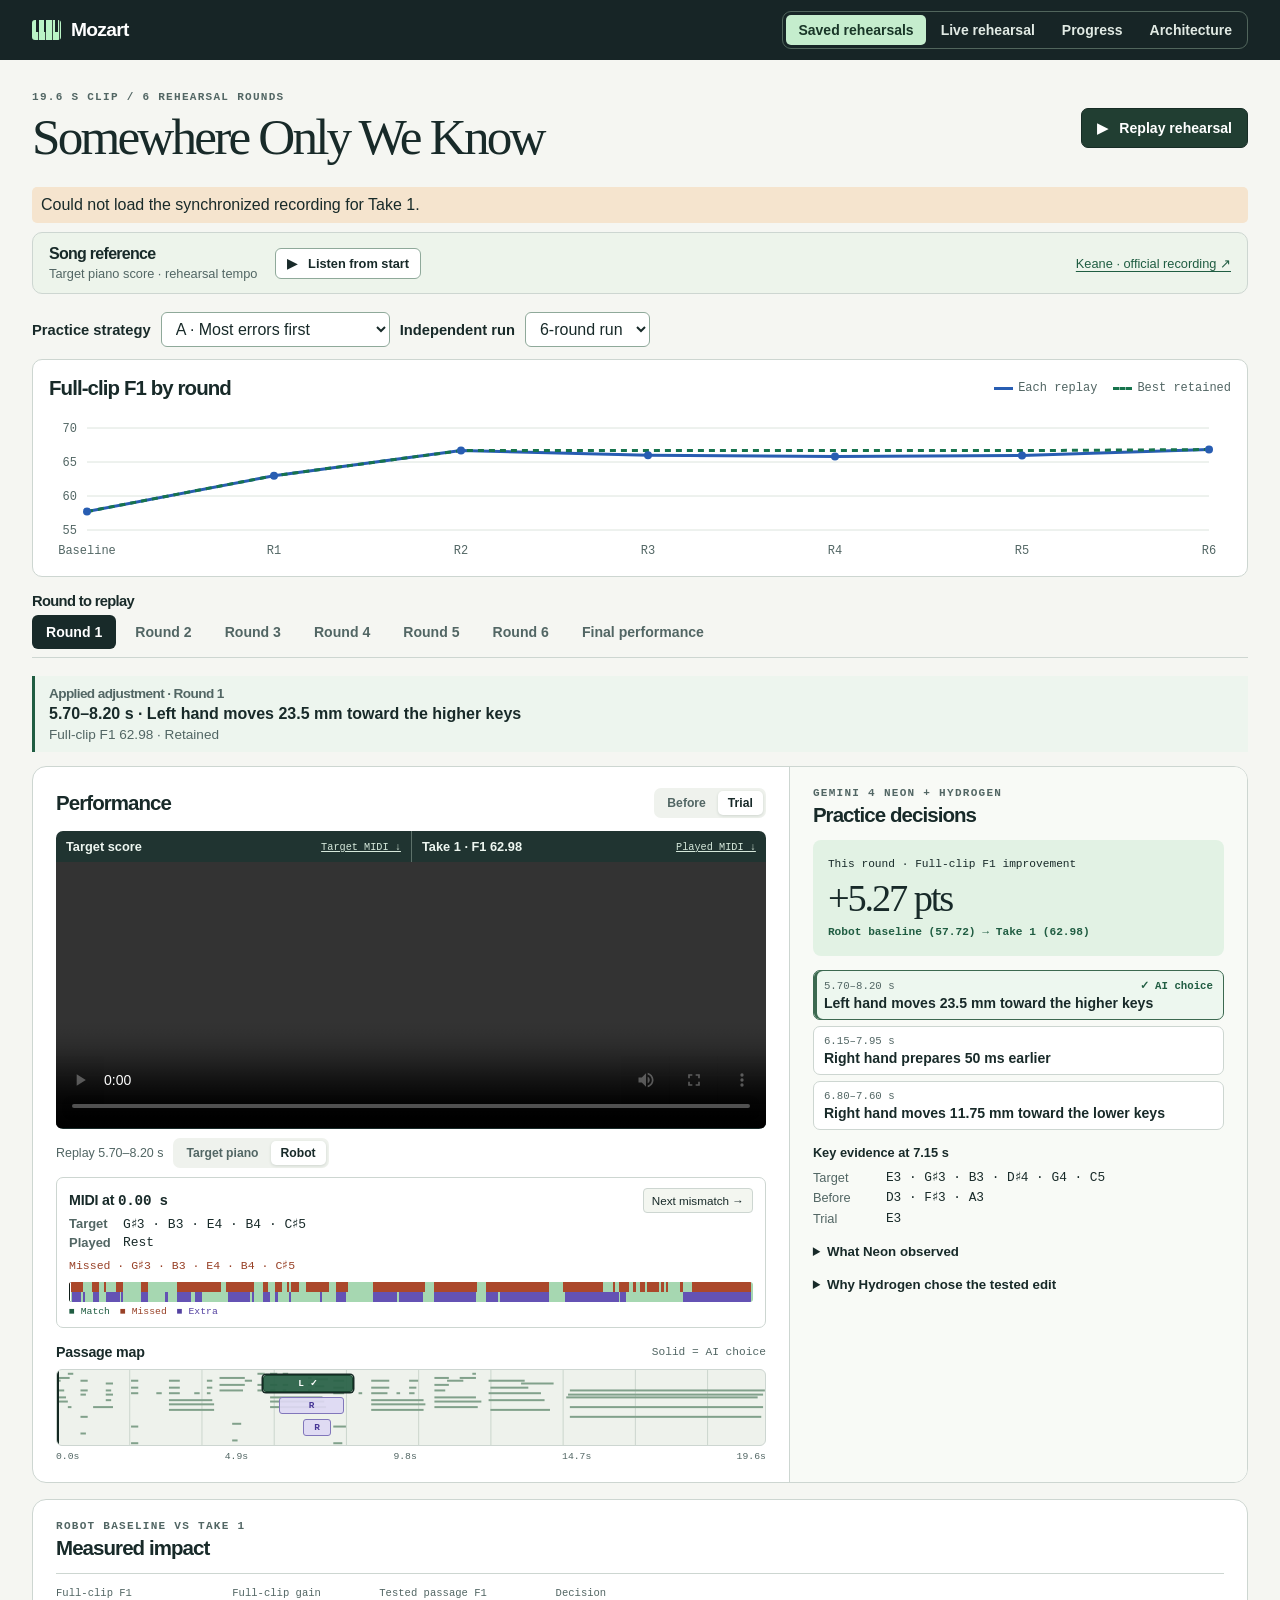
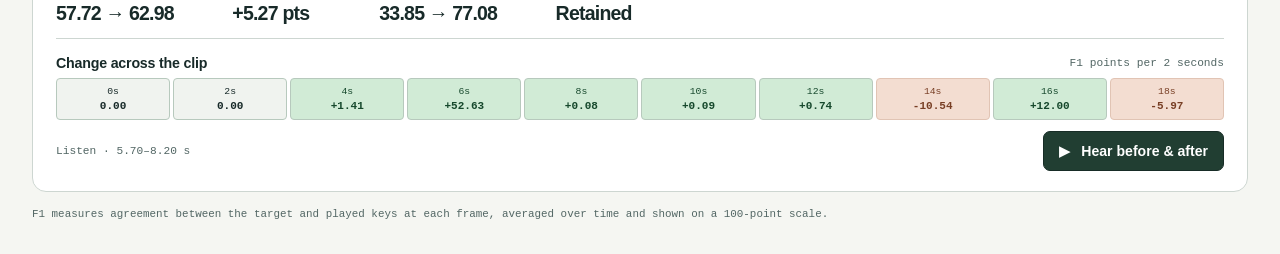
<file: demo/index.html>
<!doctype html>
<html lang="en">
<head>
  <meta charset="utf-8">
  <meta name="viewport" content="width=device-width, initial-scale=1">
  <meta name="theme-color" content="#172526">
  <title>Rehearsal studio · Mozart</title>
  <link rel="stylesheet" href="studio.css">
  <link rel="stylesheet" href="navigation.css">
  <link rel="stylesheet" href="studio-strategies.css">
  <script src="recording/session.js" defer></script>
  <script src="recording/strategies/sessions.js" defer></script>
  <script src="hand-motion.js" defer></script>
  <script src="replay-chart.js" defer></script>
  <script src="studio.js" defer></script>
</head>
<body>
<header class="mast"><div class="wrap mast-inner mozart-header">
  <a class="brand" href="index.html" aria-label="Mozart rehearsal"><i class="brand-keys" aria-hidden="true"></i>Mozart</a>
  <nav class="page-switch" aria-label="Mozart pages"><a href="index.html" aria-current="page">Saved rehearsals</a><a href="live.html">Live rehearsal</a><a href="progress.html">Progress</a><a href="architecture.html">Architecture</a></nav>
</div></header>
<main class="wrap">
  <div class="hero">
    <div><div class="kicker" id="subtitle">Performance review</div><h1 id="title">Rehearsal studio</h1></div>
    <button type="button" class="primary" id="guide">▶ &nbsp; Replay rehearsal</button>
  </div>
  <p class="notice" role="status" id="notice" hidden></p>
  <section class="song-reference" id="songReference" aria-label="Song reference" hidden>
    <div><h2>Song reference</h2><p>Target piano score · rehearsal tempo</p></div>
    <button type="button" id="playScore">▶ &nbsp; Listen from start</button>
    <a id="officialSong" target="_blank" rel="noopener noreferrer" hidden>Keane · official recording ↗</a>
  </section>
  <div class="strategy-picker">
    <label for="strategy">Practice strategy</label>
    <select id="strategy">
      <option value="most_errors">A · Most errors first</option>
      <option value="gemini_windows">B · Gemini selects</option>
      <option value="switch_on_stall">C · Switch after a stall</option>
      <option value="gemini_three">D · Gemini selects three</option>
      <option value="gemini_adaptive">E · Gemini adaptive</option>
      <option value="recorded">Original three-round demo</option>
    </select>
    <label for="trainingGroup">Independent run</label>
    <select id="trainingGroup"></select>
  </div>
  <section id="replayChart" class="f1-chart" hidden aria-labelledby="replayChartHeading">
    <div class="chart-head"><h2 id="replayChartHeading">Full-clip F1 by round</h2>
      <div class="replay-legend"><span>Each replay</span><span>Best retained</span></div>
    </div>
    <svg role="img" aria-label="Full-clip F1 by round"></svg>
    <a id="newRounds" hidden></a>
  </section>
  <h2 class="replay-heading">Round to replay</h2>
  <nav id="rounds" aria-label="Rehearsal rounds"></nav>
  <section id="roundEdits" class="round-edits" aria-labelledby="editHeading" hidden>
    <h2 id="editHeading"></h2>
    <ul id="appliedEdits"></ul>
    <p id="editTactic" hidden></p>
  </section>
  <section class="round-status" id="roundStatus" hidden>
    <h2 id="statusTitle"></h2><p id="roundUpdate" role="status"></p>
    <video id="recentTake" controls playsinline hidden></video>
    <a href="progress.html">View strategy progress</a>
  </section>
  <section class="console">
    <div class="media-col">
      <div class="panel-head"><h2>Performance</h2><div id="versions" class="switch" aria-label="Recording version"></div></div>
      <div class="screen-labels"><div>Target score <a href="recording/score.mid" download>Target MIDI ↓</a></div><div><span id="takeLabel"></span> <a id="takeMidi" download>Played MIDI ↓</a></div></div>
      <div id="stage"></div>
      <div class="listen-row"><span>Replay <span id="listenRange"></span></span><div id="sound" class="switch" aria-label="Replay passage by audio source"></div></div>
      <section class="midi-inspect" aria-label="Aligned MIDI comparison">
        <div class="midi-heading"><h3>MIDI at <span id="frameTime"></span></h3><button type="button" id="nextError">Next mismatch →</button></div>
        <div class="midi-line"><b>Target</b><span id="targetNotes"></span></div>
        <div class="midi-line"><b>Played</b><span id="playedNotes"></span></div>
        <div id="errorNotes"></div>
        <div class="error-track" id="errorTrack"><canvas id="errorCanvas" aria-hidden="true"></canvas><i id="errorCursor"></i><input id="scrub" type="range" min="0" step="1" aria-label="Seek by MIDI frame"></div>
        <div class="error-key"><span>■ Match</span><span>■ Missed</span><span>■ Extra</span></div>
      </section>
      <div class="map-head"><h3>Passage map</h3><span class="map-key" id="mapKey"></span></div>
      <div class="map" id="map"><canvas aria-hidden="true" id="roll"></canvas><div id="markers"></div><div id="playhead"></div></div>
      <div id="ruler" aria-hidden="true"></div>
    </div>
    <aside class="decisions">
      <div class="kicker" id="panelKicker"></div><h2 id="panelTitle"></h2>
      <div id="ideas"></div>
      <div id="detail"></div>
    </aside>
  </section>
  <section class="impact">
    <div class="impact-head"><div class="kicker" id="impactLabel"></div><h2>Measured impact</h2></div>
    <div class="metrics" id="metrics"></div>
    <div class="bins-head"><h3>Change across the clip</h3><span>F1 points per 2 seconds</span></div>
    <div id="windows"></div>
    <div class="compare-row"><span id="selection"></span><button type="button" class="primary" id="compare">▶ &nbsp; Hear before &amp; after</button></div>
    <details id="benchmark"><summary>Compare rehearsal strategies</summary><div id="strategies"></div></details>
  </section>
  <p class="foot">F1 measures agreement between the target and played keys at each frame, averaged over time and shown on a 100-point scale.</p>
</main>
</body>
</html>
</file>
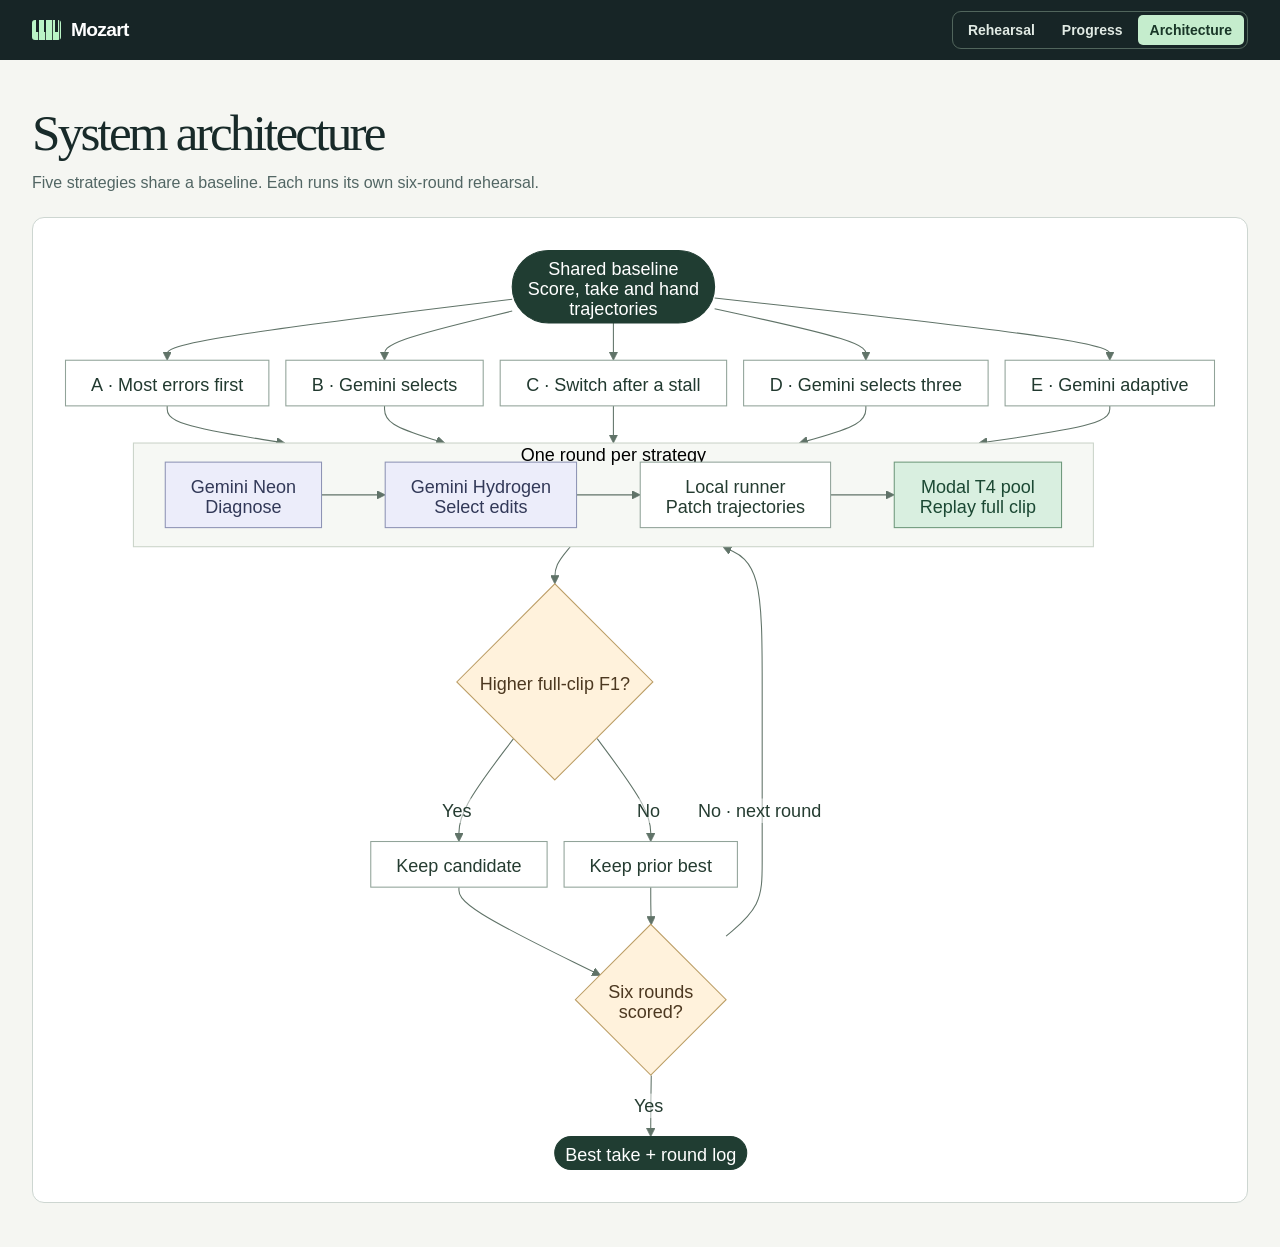
<file: demo/architecture.html>
<!doctype html>
<html lang="en">
<head>
  <meta charset="utf-8">
  <meta name="viewport" content="width=device-width, initial-scale=1">
  <meta name="theme-color" content="#172526">
  <title>System architecture · Mozart</title>
  <link rel="stylesheet" href="studio.css">
  <link rel="stylesheet" href="architecture.css">
  <link rel="stylesheet" href="navigation.css">
</head>
<body>
<header class="mast"><div class="wrap mast-inner mozart-header">
  <a class="brand" href="index.html" aria-label="Mozart rehearsal"><i class="brand-keys" aria-hidden="true"></i>Mozart</a>
  <nav class="page-switch" aria-label="Mozart pages"><a href="index.html">Rehearsal</a><a href="progress.html">Progress</a><a href="architecture.html" aria-current="page">Architecture</a></nav>
</div></header>
<main class="wrap architecture">
  <h1>System architecture</h1>
  <figure class="flowchart">
    <figcaption>Five strategies share a baseline. Each runs its own six-round rehearsal.</figcaption>
    <div class="flow-scroll" tabindex="0" role="region" aria-label="Scrollable Mozart system flowchart">
      <img src="architecture.svg" alt="One baseline feeds five strategies. Within each branch, Neon diagnoses the performance, Hydrogen selects changes, and the local runner edits the hand trajectories. Parallel Modal T4 workers replay the clip. A higher full-clip F1 retains the new take. Each strategy repeats from its best take until all six rounds are scored.">
    </div>
  </figure>
</main>
</body>
</html>
</file>
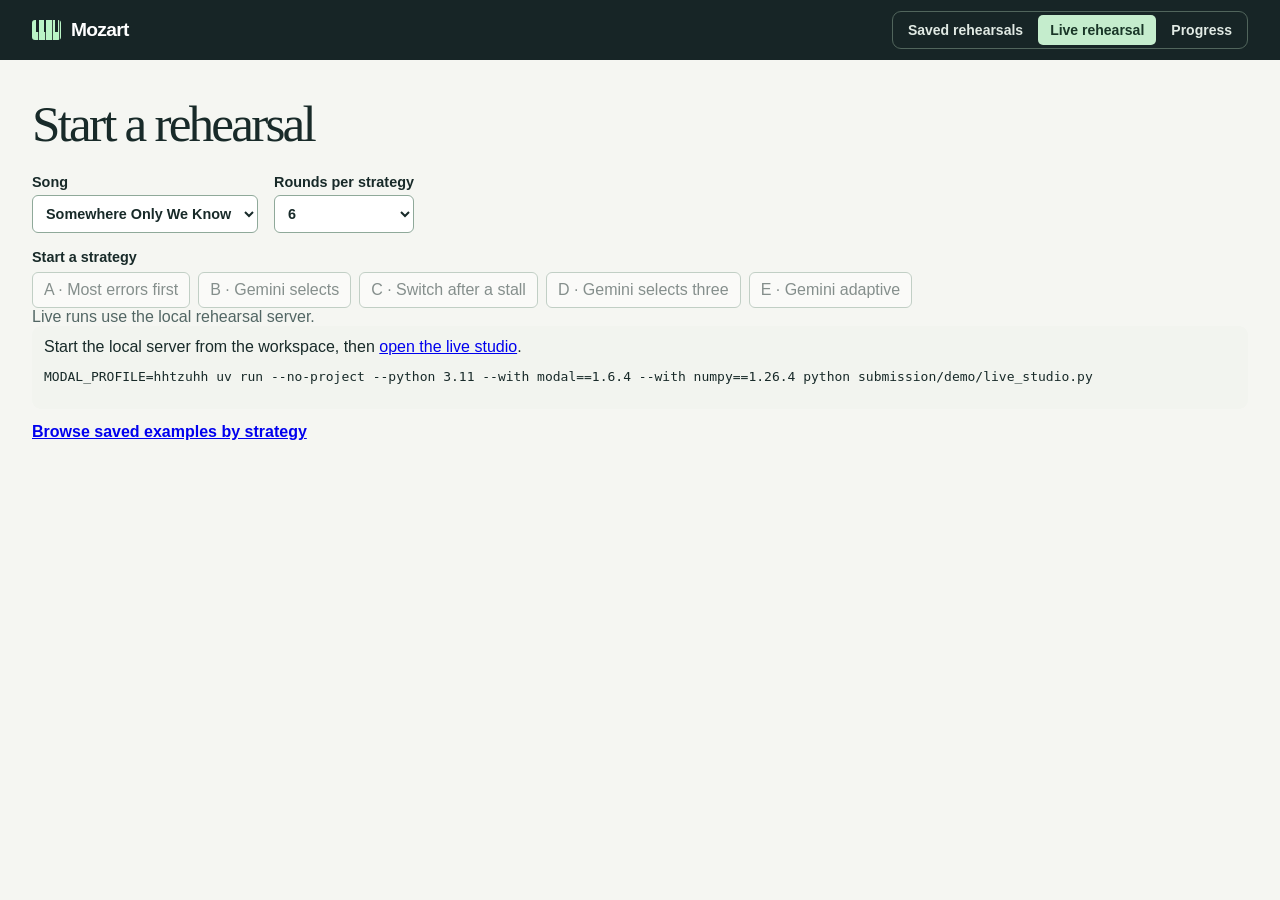
<file: demo/live.html>
<!doctype html>
<html lang="en">
<head>
  <meta charset="utf-8"><meta name="viewport" content="width=device-width,initial-scale=1">
  <title>Live rehearsal · Mozart</title>
  <link rel="stylesheet" href="studio.css"><link rel="stylesheet" href="navigation.css"><link rel="stylesheet" href="live.css"><link rel="stylesheet" href="studio-strategies.css">
  <script src="hand-motion.js" defer></script>
  <script src="replay-chart.js" defer></script>
  <script src="live.js" defer></script>
</head>
<body>
<header class="mast"><div class="wrap mast-inner mozart-header">
  <a class="brand" href="index.html"><i class="brand-keys" aria-hidden="true"></i>Mozart</a>
  <nav class="page-switch" aria-label="Mozart pages"><a href="index.html">Saved rehearsals</a><a href="live.html" aria-current="page">Live rehearsal</a><a href="progress.html">Progress</a></nav>
</div></header>
<main class="wrap live-page">
  <h1 id="pageTitle">Start a rehearsal</h1>
  <form id="launch" class="live-form">
    <label>Song<select id="song"><option value="SomewhereOnlyWeKnow_8">Somewhere Only We Know</option></select></label>
    <label>Rounds per strategy<select id="budget"><option>1</option><option>2</option><option>3</option><option>4</option><option>5</option><option selected>6</option></select></label>
    <fieldset class="strategy-buttons"><legend>Start a strategy</legend>
      <button type="submit" name="strategy" value="most_errors" disabled>A · Most errors first</button>
      <button type="submit" name="strategy" value="gemini_windows" disabled>B · Gemini selects</button>
      <button type="submit" name="strategy" value="switch_on_stall" disabled>C · Switch after a stall</button>
      <button type="submit" name="strategy" value="gemini_three" disabled>D · Gemini selects three</button>
      <button type="submit" name="strategy" value="gemini_adaptive" disabled>E · Gemini adaptive</button>
    </fieldset>
  </form>
  <p role="status" id="connection">Connecting to the local rehearsal engine…</p>
  <section id="setup" hidden>
    <p>Start the local server from the workspace, then <a href="http://127.0.0.1:8794/live.html">open the live studio</a>.</p>
    <pre><code>MODAL_PROFILE=hhtzuhh uv run --no-project --python 3.11 --with modal==1.6.4 --with numpy==1.26.4 python submission/demo/live_studio.py</code></pre>
  </section>
  <section id="activity" class="live-activity" aria-labelledby="activityTitle" hidden>
    <h2 id="activityTitle">Modal activity</h2>
    <div class="activity-table"><table>
      <thead><tr><th scope="col">Strategy</th><th scope="col">Scored</th><th scope="col">Current step</th><th scope="col">Modal</th></tr></thead>
      <tbody id="activityRows"></tbody>
    </table></div>
  </section>
  <section id="history" hidden>
    <label class="run-picker">My rehearsal history<select id="runs"></select></label>
    <a class="personal-link primary" id="personal" hidden>Replay my rehearsal</a>
    <article class="live-result">
      <h2 id="name"></h2><p id="phase" role="status"></p><progress id="bar"></progress><p id="counts"></p>
  <section id="replayChart" class="f1-chart" hidden aria-labelledby="replayChartHeading">
    <div class="chart-head"><h2 id="replayChartHeading">Full-clip F1 by round</h2>
      <div class="replay-legend"><span>Each replay</span><span>Best retained</span></div>
    </div>
    <svg role="img" aria-label="Full-clip F1 by round"></svg>
  </section>
      <p id="tactic"></p><p id="edits"></p><a id="call" hidden target="_blank" rel="noopener">View GPU call ↗</a>
      <ol id="trials"></ol>
    </article>
  </section>
  <a class="sample-link" href="index.html">Browse saved examples by strategy</a>
</main>
</body></html>
</file>
<file: demo/studio.css>
:root{color-scheme:light;--ink:#182a29;--muted:#526664;--paper:#f5f6f2;--line:#cdd6d1;--mint:#baf4c6;--green:#205d42;--indigo:#4f45a8;--mono:"IBM Plex Mono",ui-monospace,Menlo,monospace;font-family:"Inter",-apple-system,BlinkMacSystemFont,"Segoe UI",sans-serif}
*{box-sizing:border-box}
body{margin:0;color:var(--ink);background:var(--paper)}
button,summary{font:inherit;cursor:pointer}
button{color:inherit}
button:focus-visible,summary:focus-visible,video:focus-visible{outline:3px solid #897de2;outline-offset:3px}
[hidden]{display:none!important}
.wrap{width:min(1248px,calc(100% - 64px));margin:auto}
.mast{background:#172526;color:#d9e6df;font-size:.83rem}
.mast-inner,.brand,.recorded,.hero,.panel-head,.map-head,.bins-head,.compare-row{display:flex;align-items:center}
.mast-inner{height:56px;gap:18px}
.brand{color:white;gap:10px;font-size:1.06rem;font-weight:680;letter-spacing:-.035em}
.brand-keys{display:inline-block;width:29px;height:20px;border-radius:3px;background:linear-gradient(90deg,transparent 15%,#172526 15% 25%,transparent 25% 40%,#172526 40% 50%,transparent 50% 80%,#172526 80% 90%,transparent 90%) top/100% 61% no-repeat,repeating-linear-gradient(90deg,#baf4c6 0 6px,#384a42 6px 7px)}
.mast-divider{height:18px;width:1px;background:#4c5c5c}
.recorded{gap:8px;margin-left:auto;color:#c1d1c8}
.recorded i{border:1.5px solid #c0d2c7;border-radius:50%;width:8px;height:8px}
.hero,.panel-head,.map-head,.bins-head,.compare-row{justify-content:space-between;gap:12px}
.hero{padding:31px 0 22px}
.kicker,.onstage,.map-key,.foot,.bins-head span,#selection,.metric small,.stamp,.recorded,#ruler{font-family:var(--mono)}
.kicker{font-size:.69rem;letter-spacing:.115em;text-transform:uppercase;font-weight:650;color:var(--muted)}
h1,h2,h3,p{margin:0}
h1{font-family:"Instrument Serif",Georgia,serif;font-weight:400;font-size:clamp(2.1rem,4vw,3.85rem);letter-spacing:-.055em;line-height:1.12;margin-top:5px}
h2{font-size:1.28rem;letter-spacing:-.045em}
h3{font-size:.89rem;letter-spacing:-.015em}
.primary{border:1px solid #172c26;background:#213e32;color:#fff;border-radius:7px;padding:11px 15px;font-size:.88rem;font-weight:600;white-space:nowrap}
.primary:hover{background:#305b46}
#rounds{display:flex;gap:5px;overflow:auto;border-bottom:1px solid var(--line);margin-bottom:18px;padding:0 0 8px}
.tab{background:transparent;border:0;border-radius:6px;padding:9px 14px;font-weight:590;white-space:nowrap;color:var(--muted);font-size:.88rem}
.tab[aria-pressed=true]{background:var(--ink);color:white}
.tab:hover:not([aria-pressed=true]),.switch button:hover{background:#e2e9e2}
.console,.impact{border:1px solid var(--line);background:#fff;border-radius:14px;overflow:hidden}
.console{display:grid;grid-template-columns:minmax(0,1.65fr) minmax(295px,1fr)}
.media-col,.decisions,.impact{padding:20px 23px}
.panel-head{margin-bottom:12px;min-height:32px}
.switch{display:flex;border-radius:7px;background:#eff2ed;padding:3px;gap:2px}
.switch button{background:none;border:0;padding:5px 10px;border-radius:5px;font-size:.76rem;font-weight:600;color:var(--muted)}
.switch button[aria-pressed=true]{background:#fff;color:var(--ink);box-shadow:0 1px 3px #20392d27}
#stage{aspect-ratio:2.12;position:relative;overflow:hidden;isolation:isolate;background:#202320;border-radius:8px}
video{width:100%;height:100%;object-fit:contain;display:block}
.onstage{position:absolute;z-index:1;top:10px;left:10px;color:white;background:#111d1ce5;border:1px solid #63726e;border-radius:4px;font-size:.65rem;padding:4px 7px;pointer-events:none}
.map-head{margin:16px 0 9px}
.map-key,.bins-head span,#selection{font-size:.7rem;color:var(--muted)}
.map{height:77px;position:relative;isolation:isolate;background:#eef2ec;border:1px solid var(--line);border-radius:6px;overflow:hidden}
#roll,#markers{position:absolute;width:100%;height:100%;inset:0}
#markers{pointer-events:none}
.mark{position:absolute;pointer-events:auto;height:17px;min-width:7px;padding:0;border:1px solid #8177bb;background:#ded9f4e8;color:#473796;font:600 .59rem var(--mono);border-radius:3px}
.mark.chosen{background:#2b6349f0;border-color:#19452f;color:#fff}
.mark.focused{box-shadow:0 0 0 1.5px #162a25}
#playhead{position:absolute;top:0;bottom:0;width:2px;background:#142822;pointer-events:none}
#ruler{display:flex;justify-content:space-between;color:var(--muted);font-size:.61rem;margin-top:5px}
.decisions{border-left:1px solid var(--line);background:#f8faf6}
.decisions h2{margin:4px 0 13px}
#ideas{display:grid;gap:6px}
.idea{width:100%;text-align:left;background:white;border:1px solid var(--line);border-radius:7px;padding:8px 10px;display:grid;gap:3px}
.idea[aria-pressed=true]{border-color:#3c6950;box-shadow:inset 3px 0 #3c6950;background:#edf7ef}
.idea:hover{border-color:#576d62}
.idea strong{font-size:.88rem}
.stamp{display:flex;justify-content:space-between;align-items:center;gap:8px;font-size:.67rem;color:var(--muted)}
.chip{color:var(--green);font-weight:650}
#detail{margin-top:14px;font-size:.8rem;line-height:1.45}
.notes{display:grid;grid-template-columns:65px 1fr;gap:2px 8px;margin:6px 0}
.notes dt{color:var(--muted)} .notes dd{margin:0;font-family:var(--mono)}
details{font-size:.83rem}
summary{font-weight:600;padding:7px 0}
details p{margin:4px 0 8px;color:#384b45;line-height:1.52}
.impact{margin-top:16px}
.impact h2{margin:4px 0 13px}
.metrics{display:flex;flex-wrap:wrap;border-block:1px solid var(--line);padding:13px 0;gap:18px 5%}
.metric{display:grid;gap:3px}
.metric small{font-size:.66rem;color:var(--muted)}
.metric b{font-size:1.22rem;font-variant-numeric:tabular-nums;letter-spacing:-.04em}
.bins-head{margin:16px 0 7px}
#windows{display:flex;gap:3px}
.bin{flex:1;min-width:0;border:1px solid #b7c9bd;border-radius:4px;background:#f0f3ef;font:600 .69rem var(--mono);padding:7px 0}
.bin.positive{background:#d1ebd6;color:#16482c}
.bin.negative{background:#f3ddd1;color:#783f25;border-color:#e1c4b4}
.bin[aria-pressed=true]{outline:2px solid var(--ink);outline-offset:-2px}
.compare-row{margin-top:11px}
#benchmark{border-top:1px solid var(--line);margin-top:15px;padding-top:4px}
#strategies p{margin:5px 0}
.scope{font-size:.88rem;color:var(--muted);line-height:1.5}
.foot{font-size:.68rem;color:var(--muted);line-height:1.5;margin:14px 0 30px}
.notice{background:#f5e4ce;padding:9px;margin:0 0 9px;border-radius:5px}
@media(max-width:850px){.wrap{width:calc(100% - 32px)}.console{grid-template-columns:minmax(0,1.2fr) minmax(245px,1fr)}.media-col,.decisions,.impact{padding:15px}#stage{aspect-ratio:1.52}}
@media(max-width:670px){.wrap{width:calc(100% - 24px)}.hero{align-items:flex-start;flex-direction:column;padding:21px 0 15px}.mast-inner{gap:9px}.mast-divider,.mast-divider+span{display:none}.recorded{font-size:.68rem}.console{display:block}.decisions{border-left:0;border-top:1px solid var(--line)}#stage{aspect-ratio:1.62}.tab{padding:8px 10px}.bin{font-size:.59rem}.bins-head{align-items:flex-start;flex-direction:column;gap:3px}.compare-row{flex-wrap:wrap}.metrics{gap:15px 22px}}

.final-score{display:grid;gap:6px;padding:18px 15px;background:#e2f2e4;border-radius:8px;margin-bottom:8px}
.final-score strong{font:500 clamp(1.7rem,3vw,2.6rem) Georgia,serif;letter-spacing:-.055em}
.final-score span,.final-score b,.bin small{font-family:var(--mono);font-size:.7rem}
.final-score b{color:var(--green)}
.final-score[data-direction=down]{background:#f3ddd1}
.final-score[data-direction=down] b{color:#783f25}
.final-score[data-direction=flat]{background:#eff2ed}
.bin small{display:block;font-weight:400;font-size:.61rem;margin-bottom:3px}

.song-reference{display:flex;align-items:center;gap:18px;flex-wrap:wrap;margin:0 0 18px;padding:12px 16px;border:1px solid var(--line);border-radius:10px;background:#edf4eb}
.song-reference h2{font-size:1rem}
.song-reference p,.song-reference a{font-size:.8rem;color:var(--muted)}
.song-reference p{margin-top:3px}
.song-reference button{border:1px solid #8fa99a;border-radius:6px;background:#fff;padding:7px 11px;font-size:.8rem;font-weight:600}
.song-reference a{margin-left:auto;color:var(--green);text-underline-offset:3px}
#scoreTitle{position:absolute;inset:0;display:grid;place-items:center;color:var(--mint);font:400 clamp(1.5rem,3vw,2.75rem) Georgia,serif}
#stage audio{position:absolute;bottom:12px;left:4%;width:92%}
@media(max-width:670px){.song-reference{gap:9px 14px}.song-reference a{margin-left:0}.panel-head{flex-wrap:wrap}}

#stage{aspect-ratio:8/3;border-radius:0 0 7px 7px;background:#192b2a}
.screen-labels{display:grid;grid-template-columns:1fr 1fr;background:#203431;color:#edf6f0;border-radius:7px 7px 0 0}
.screen-labels>div{display:flex;align-items:center;justify-content:space-between;gap:6px;padding:8px 10px;font-size:.8rem;font-weight:600}
.screen-labels>div+div{border-left:1px solid #5d716a}
.screen-labels a{font-size:.64rem;color:#d5e8db;font-family:var(--mono);font-weight:400}
.listen-row,.midi-heading,.error-key,#errorNotes{display:flex;align-items:center;gap:10px}
.listen-row{margin:9px 0;color:var(--muted);font-size:.78rem}
.midi-inspect{border:1px solid var(--line);border-radius:7px;padding:10px 12px}
.midi-heading{justify-content:space-between}
#frameTime,.midi-line span,#errorNotes{font-family:var(--mono);font-variant-numeric:tabular-nums}
#nextError{font-size:.73rem;background:#f3f6f0;border:1px solid var(--line);border-radius:4px;padding:5px 8px}
.midi-line{display:flex;gap:8px;margin:3px 0;font-size:.81rem}
.midi-line b{min-width:46px;color:var(--muted)}
#errorNotes{min-height:25px;flex-wrap:wrap;font-size:.72rem}
.missed,.error-key span:nth-child(2){color:#984127}
.extra,.error-key span:nth-child(3){color:#5442a1}
.error-track{height:20px;position:relative;margin-top:4px;overflow:hidden;border-radius:3px}
.error-track canvas,.error-track input{position:absolute;inset:0;width:100%;height:100%}
.error-track input{opacity:0;margin:0;cursor:crosshair}
.error-track:focus-within{outline:2px solid var(--ink)}
.error-track canvas{image-rendering:pixelated}
#errorCursor{position:absolute;top:0;bottom:0;width:2px;background:#101d19;border-right:1px solid #fff;pointer-events:none}
.error-key{font:400 .61rem var(--mono);color:var(--green);margin-top:4px}
@media(max-width:520px){.screen-labels>div{align-items:flex-start;flex-direction:column}}

.studio-link{margin-left:auto;color:#d7f2df;font-size:.8rem;text-underline-offset:3px}
.score-count{text-align:right;display:grid;gap:3px}
.score-count strong{font:500 2rem var(--mono)}
.score-count span,.arm-meta,#freshness{color:var(--muted);font:400 .78rem var(--mono)}
#freshness{margin-bottom:20px}
#matrix .panel-head{justify-content:flex-start;flex-wrap:wrap}
#arms{display:grid;grid-template-columns:repeat(auto-fit,minmax(min(100%,238px),1fr));gap:12px;margin-bottom:24px}
.strategy-arm{padding:16px;border:1px solid var(--line);border-radius:10px;background:white}
.strategy-arm h2{margin-bottom:6px}
.arm-phase{margin:13px 0;padding:9px;background:#edf3ec;border-radius:5px;min-height:48px;font-size:.87rem}
.strategy-arm strong,.strategy-arm small{display:block}
.strategy-arm strong{font:500 1.8rem Georgia,serif}
.strategy-arm ol{padding:0;list-style:none;margin:12px 0 0}
.strategy-arm li{padding:6px 0;border-top:1px solid var(--line);font-size:.75rem}
.strategy-arm .round-edit{margin:5px 0;line-height:1.45}
.strategy-arm a{color:var(--green)}

.f1-chart{background:#fff;border:1px solid var(--line);border-radius:10px;padding:16px;margin:0 0 14px}
.chart-head,#legend{display:flex;align-items:center;gap:8px;flex-wrap:wrap}
.chart-head{justify-content:space-between}
#legend{gap:6px 10px;margin:14px 0 5px;font-size:.82rem}
#legend label{display:inline-flex;align-items:center;gap:5px;border:1px solid var(--line);border-radius:6px;padding:6px 8px;cursor:pointer}
#legend input{margin:0 2px 0 0;width:15px;height:15px;accent-color:var(--series)}
#legend label:has(input:not(:checked)){color:var(--muted);background:#f5f6f5}
#legend label:focus-within{outline:2px solid var(--series);outline-offset:1px}
#f1Plot{display:block;width:100%;height:262px}
#f1Plot text{fill:var(--muted);font:11px var(--mono)}
#f1Plot .series-tag{font:650 13px system-ui,sans-serif}
#f1Plot .series-value{fill:var(--ink);font:650 13px var(--mono)}
.chart-data{overflow-x:auto}
#scoreTable{border-collapse:collapse;width:100%;font-size:.79rem;font-variant-numeric:tabular-nums}
#scoreTable th,#scoreTable td{padding:5px 7px;border-top:1px solid var(--line);text-align:right}
#scoreTable th:first-child{text-align:left}

.arm-wait{display:block;margin:5px 0;font:600 .82rem var(--mono);font-variant-numeric:tabular-nums}
.arm-phase a{font-size:.75rem;text-underline-offset:3px}
</file>
<file: demo/navigation.css>
.mozart-header{justify-content:space-between;min-height:60px;height:auto;flex-wrap:wrap;padding-block:8px}
.mozart-header .brand{text-decoration:none;font-size:1.2rem}
.page-switch{display:flex;gap:3px;padding:3px;border:1px solid #51655c;border-radius:9px}
.page-switch a{display:block;padding:7px 12px;border-radius:5px;color:#e1eae4;text-decoration:none;font-size:.875rem;font-weight:600}
.page-switch a:hover{background:#344b42}
.page-switch a[aria-current=page]{background:#c5edcd;color:#193627}
.mozart-header a:focus-visible{outline:2px solid white;outline-offset:2px}
@media(max-width:420px){.mozart-header{gap:5px}.page-switch a{padding:7px;font-size:.81rem}}
</file>
<file: demo/studio-strategies.css>
.strategy-picker{display:flex;align-items:center;flex-wrap:wrap;gap:10px;margin:0 0 12px}
.strategy-picker label{font-weight:650;font-size:.92rem}
.replay-heading{font-size:.92rem;margin:16px 0 6px}
.round-edits{padding:10px 14px;margin:0 0 14px;border-left:3px solid var(--green);background:#edf5ee}
.round-edits h2,.round-edits p{margin:0;color:var(--muted);font-size:.85rem}
.round-edits ul{display:grid;gap:4px;margin:4px 0;padding:0;list-style:none;font-weight:600}
.strategy-picker select{font:inherit;color:var(--ink);background:white;border:1px solid #8fa99a;border-radius:6px;padding:7px 10px;max-width:100%}
.round-status{background:white;border:1px solid var(--line);border-radius:12px;padding:20px}
.round-status p{margin:10px 0;color:var(--muted)}
.round-status a{color:var(--green)}
.round-status video{max-width:720px;height:auto;margin-bottom:10px}
#replayChart svg{display:block;width:100%;height:152px;margin-top:8px}
#replayChart text,.replay-legend{fill:var(--muted);color:var(--muted);font:12px var(--mono)}
.replay-legend{display:flex;gap:16px;align-items:center}
.replay-legend span::before{display:inline-block;content:"";width:19px;border-top:3px solid #285db2;margin-right:5px;vertical-align:middle}
.replay-legend span+span::before{border-top:3px dashed #16734c}
.loading-replay main > :not(.hero):not(#notice),.loading-replay #guide{display:none}
</file>
<file: demo/architecture.css>
.architecture { padding-block: clamp(22px, 4vw, 44px); }
.architecture h1 { margin: 0; }
.flowchart { margin: 10px 0 0; }
.flowchart figcaption { color: var(--muted); font-size: 1rem; line-height: 1.5; margin-bottom: 22px; }
.flow-scroll { overflow-x: auto; background: white; border: 1px solid var(--line); border-radius: 12px; padding: clamp(12px, 2vw, 24px); }
.flow-scroll:focus-visible { outline: 2px solid var(--green); outline-offset: 2px; }
.flow-scroll img { display: block; width: 100%; min-width: 960px; height: auto; }
</file>
<file: demo/live.css>
.live-page{padding-block:30px 60px}
.live-page h1{margin-bottom:22px}
.live-form,.run-picker{display:flex;align-items:end;flex-wrap:wrap;gap:16px}
.live-form label,.run-picker{font-weight:650;font-size:.9rem}
.live-form label,.run-picker{display:grid;gap:5px}
.live-page select{color:var(--ink);font:inherit;background:white;padding:9px;border:1px solid #8fa99a;border-radius:6px}
.live-page button:disabled{opacity:.5}
.strategy-buttons{width:100%;border:0;margin:0;padding:0;display:flex;gap:8px;flex-wrap:wrap}
.strategy-buttons legend{padding:0;margin-bottom:7px;font-size:.9rem;font-weight:650}
.strategy-buttons button{border:1px solid #8fa99a;background:white;border-radius:6px;padding:8px 11px;font:inherit}
.strategy-buttons button:hover:enabled{background:#edf5ee}
.live-activity{margin-block:24px}
.activity-table{overflow-x:auto;margin-top:9px}
.activity-table table{border-collapse:collapse;width:100%;background:white}
.activity-table th,.activity-table td{padding:9px 11px;text-align:left;border-bottom:1px solid var(--line)}
.activity-table th{font-size:.85rem}
.activity-table a,.live-result a{color:var(--green)}
.activity-table td:last-child a{display:inline-block;margin-right:9px;white-space:nowrap}
.live-page #connection,.live-page #counts{color:var(--muted)}
.live-page #setup{background:#f2f4ef;padding:12px;border-radius:9px}
.live-page pre{white-space:pre-wrap;overflow-wrap:anywhere;user-select:all}
.live-page #history{margin-block:25px}
.run-picker{max-width:480px}
.live-result{background:white;border:1px solid var(--line);padding:20px;border-radius:12px;margin-top:14px}
.live-result progress{width:min(100%,420px);accent-color:var(--green)}
.live-result li{margin-block:7px}
.sample-link{display:inline-block;margin:14px 0;font-weight:650}

.personal-link { display: inline-block; margin: 12px 0 0; text-decoration: none; }

.live-result .f1-chart { margin-top: 16px; }
</file>
